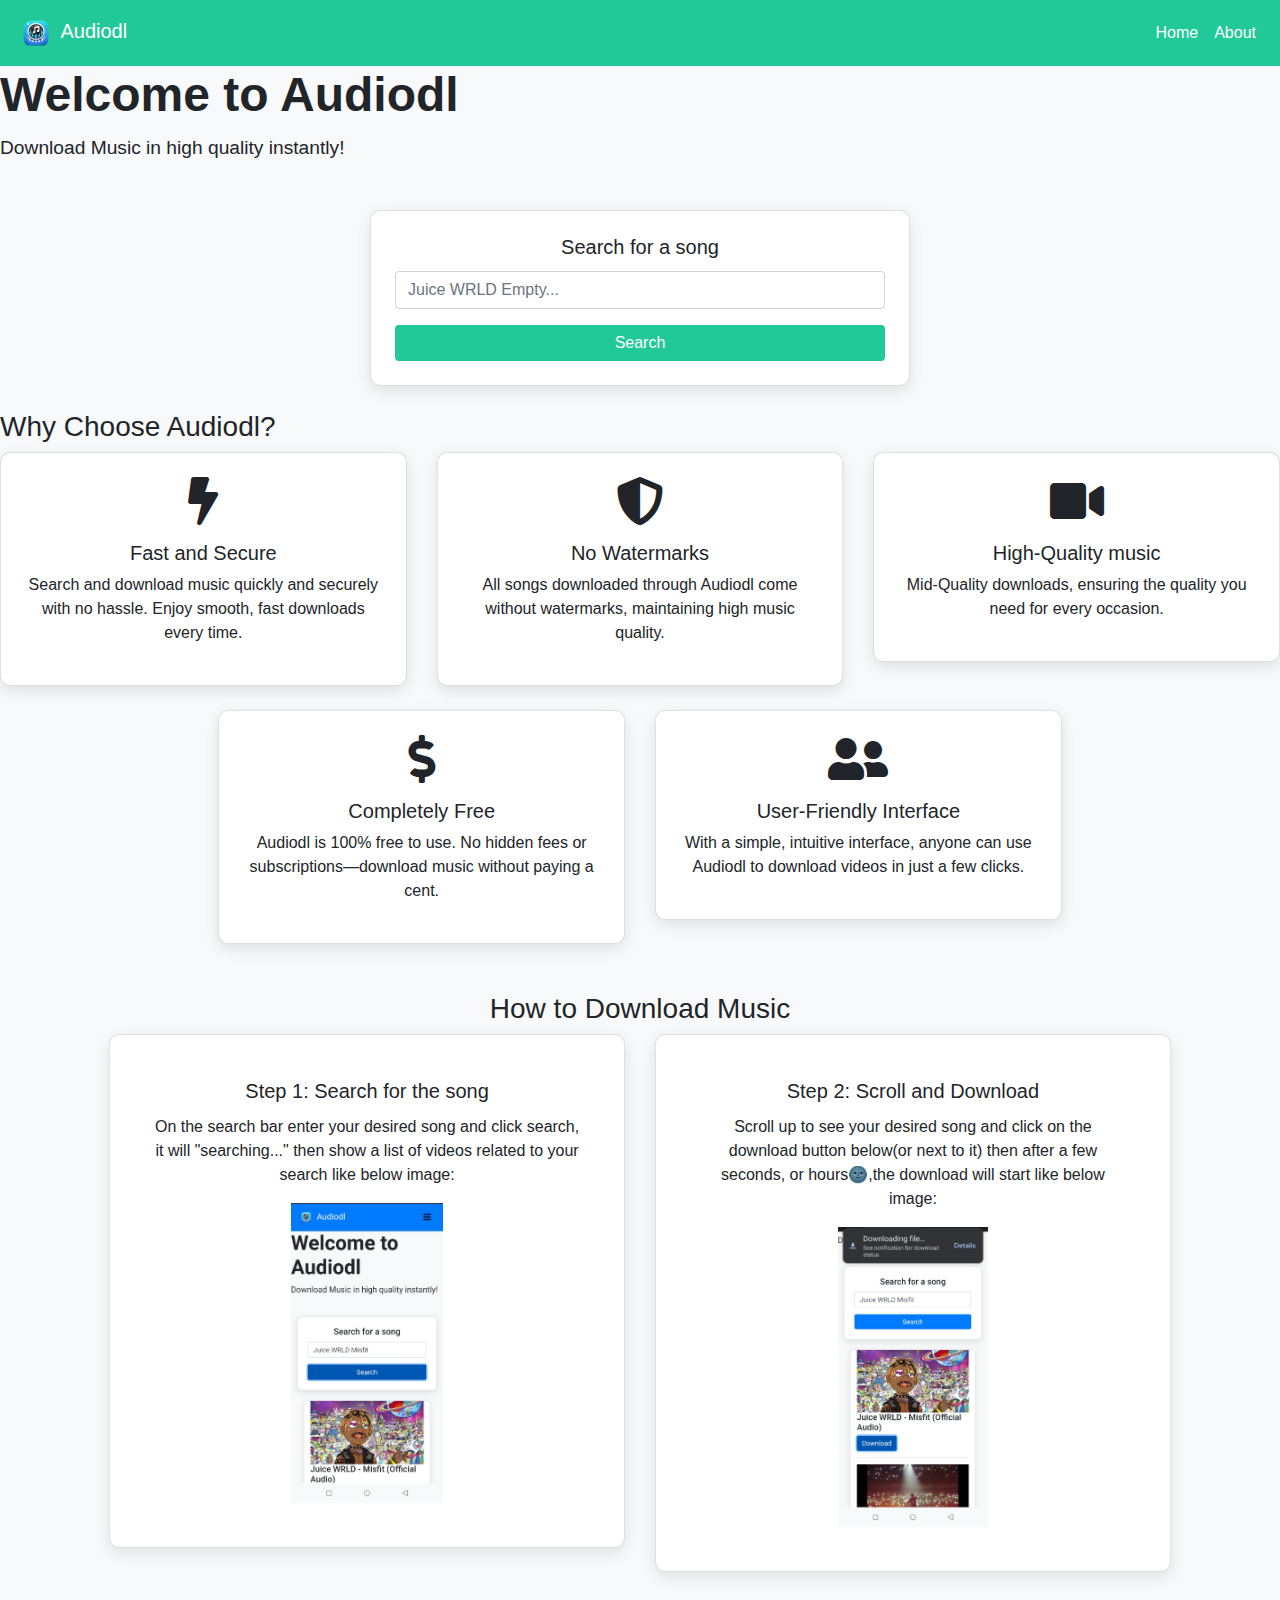
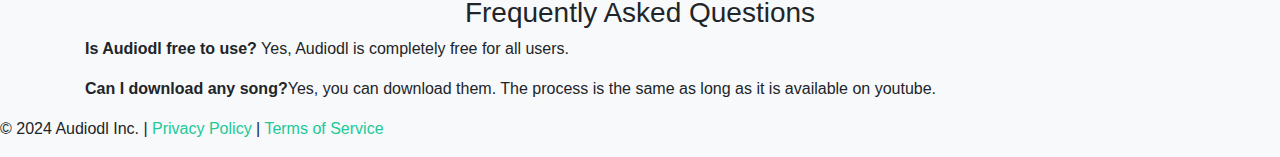
<file: index.html>
<!DOCTYPE html>
<html lang="en">
<head>
  <meta charset="UTF-8">
  <meta name="viewport" content="width=device-width, initial-scale=1.0">
  <title>Audiodl - Youtube music Downloader</title>
  <link href="https://stackpath.bootstrapcdn.com/bootstrap/4.5.2/css/bootstrap.min.css" rel="stylesheet">
  <link rel="stylesheet" href="https://cdnjs.cloudflare.com/ajax/libs/font-awesome/5.15.4/css/all.min.css">
  <link rel="shortcut icon" href="/images/icon.png" type="image/png">
  <script src="./js/app.js"></script>
  <link rel="stylesheet" href="css/style.css">
<script type='text/javascript' src='//pl25939272.effectiveratecpm.com/93/da/b7/93dab7d004c17e264de8c3534182ff53.js'></script>
</head>
<body>


  <!-- nvs -->
  <nav class="navbar navbar-expand-lg navbar-custom">
    <a class="navbar-brand" href="#"><img src="images/icon.png" alt="Audiodl" height="40" width="40"> Audiodl</a>
    <button class="navbar-toggler" type="button" data-toggle="collapse" data-target="#navbarNav" aria-controls="navbarNav" aria-expanded="false" aria-label="Toggle navigation">
      <i class="fas fa-bars"></i>
    </button>
    <div class="collapse navbar-collapse" id="navbarNav">
      <ul class="navbar-nav ml-auto">
        <li class="nav-item">
          <a class="nav-link" href="index.html">Home</a>
        </li>
        <li class="nav-item">
          <a class="nav-link" href="about.html">About</a>
        </li>
      </ul>
    </div>
  </nav>

  <!-- hrs -->
  <div class="header">
    <h1>Welcome to Audiodl</h1>
    <p>
      Download Music in high quality instantly!
    </p>
  </div>

  <!-- dlds -->
  <div class="container mt-5" id="download-section">
    <div class="row justify-content-center">
      <div class="col-md-6">
        <div class="card p-4">
          <h5 class="card-title text-center">Search for a song</h5>
          <div class="form-group">
            <input type="text" class="form-control" id="url" placeholder="Juice WRLD Empty...">
          </div>
          <button class="btn btn-primary btn-block" onclick="SearchSong()">Search</button>
        </div>
      </div>
    </div>


    <div class="container mt-4">
      <div id="success-message" class="alert alert-custom-success" role="alert" style="display:none;">

      </div>
      <div id="error-message" class="alert alert-custom-error" role="alert" style="display:none;"></div>
    </div>
  </div>

  <!-- ftss -->
  <div class="feature-section">
    <h3 class="section-title">Why Choose Audiodl?</h3>
    <div class="row justify-content-center">
      <div class="col-md-4">
        <div class="card text-center p-4">
          <i class="fas fa-bolt fa-3x mb-3"></i>
          <h5>Fast and Secure</h5>
          <p>
            Search and download music quickly and securely with no hassle. Enjoy smooth, fast downloads every time.
          </p>
        </div>
      </div>
      <div class="col-md-4">
        <div class="card text-center p-4">
          <i class="fas fa-shield-alt fa-3x mb-3"></i>
          <h5>No Watermarks</h5>
          <p>
            All songs downloaded through Audiodl come without watermarks, maintaining high music quality.
          </p>
        </div>
      </div>
      <div class="col-md-4">
        <div class="card text-center p-4">
          <i class="fas fa-video fa-3x mb-3"></i>
          <h5>High-Quality music</h5>
          <p>
            Mid-Quality downloads, ensuring the quality you need for every occasion.
          </p>
        </div>
      </div>
    </div>
    <div class="row justify-content-center mt-4">
      <div class="col-md-4">
        <div class="card text-center p-4">
          <i class="fas fa-dollar-sign fa-3x mb-3"></i>
          <h5>Completely Free</h5>
          <p>
            Audiodl is 100% free to use. No hidden fees or subscriptions—download music without paying a cent.
          </p>
        </div>
      </div>
      <div class="col-md-4">
        <div class="card text-center p-4">
          <i class="fas fa-user-friends fa-3x mb-3"></i>
          <h5>User-Friendly Interface</h5>
          <p>
            With a simple, intuitive interface, anyone can use Audiodl to download videos in just a few clicks.
          </p>
        </div>
      </div>
    </div>
  </div>

  <!-- wfrls
  <div class="reels-info-section mt-5">
    <h3 class="section-title text-center">What Are Facebook Reels?</h3>
    <div class="row justify-content-center">
      <div class="col-md-8">
        <div class="card p-4">
          <div class="card-body text-center">
            <i class="fas fa-youtube fa-3x mb-3"></i> 
            <p>
              Facebook Reels are short, engaging videos that allow users to create and share fun, dynamic content. Similar to Instagram Reels and TikTok videos, they provide a way for creators to showcase their talents, express themselves, and entertain a broad audience.
            </p>
            <p>
              With the growing popularity of Reels, millions of people across the globe use this feature to explore new trends, join viral challenges, and engage with creative content.
            </p>
            <p>
              Whether you're sharing a moment from your day, participating in a trend, or creating original content, Reels allow users to connect with friends and followers in a visually engaging way.
            </p>
          </div>
        </div>
      </div>
    </div>
  </div>-->

  <!--htodldfrs-->
  <div class="download-guide-section mt-5">
    <h3 class="section-title text-center">How to Download Music</h3>
    <div class="row justify-content-center">
      <!-- 1 -->
      <div class="col-md-5">
        <div class="card p-4 mb-4">
          <div class="card-body">
            <h5 class="card-title text-center">Step 1: Search for the song</h5>
            <p class="text-center">
              On the search bar enter your desired song and click search, it will "searching..." then show a list of videos related to your search like below image:
            </p>
            <div class="text-center">
              <img src="images/step1-screenshot.png" alt="Step 1 Screenshot" class="img-fluid" style="max-height: 300px;">
            </div>
          </div>
        </div>
      </div>

      <!--2-->
      <div class="col-md-5">
        <div class="card p-4 mb-4">
          <div class="card-body">
            <h5 class="card-title text-center">Step 2: Scroll and Download</h5>
            <p class="text-center">
              Scroll up to see your desired song and click on the download button below(or next to it) then after a few seconds, or hours🌚,the download will start like below image:
            </p>
            <div class="text-center">
              <img src="images/step2-screenshot.png" alt="Step 2 Screenshot" class="img-fluid" style="max-height: 300px;">
            </div>
          </div>
        </div>
      </div>
    </div>
  </div>



  <!-- FAQs -->
  <div class="faq-section container">
    <h3 class="section-title text-center">Frequently Asked Questions</h3>
    <p>
      <strong>Is Audiodl free to use?</strong> Yes, Audiodl is completely free for all users.
    </p>
    <p>
      <strong>Can I download any song?</strong>Yes, you can download them. The process is the same as long as it is available on youtube.
    </p>
  </div>

<script type="text/javascript">
	atOptions = {
		'key' : '69435719eac094b108c0a13be1f6e42b',
		'format' : 'iframe',
		'height' : 60,
		'width' : 468,
		'params' : {}
	};
</script>
<script type="text/javascript" src="//www.highperformanceformat.com/69435719eac094b108c0a13be1f6e42b/invoke.js"></script>
  <footer>
    <p>
      &copy; 2024 Audiodl Inc. | <a href="about.html#policy">Privacy Policy</a> | <a href="about.html#terms">Terms of Service</a>
    </p>
  </footer>

  <script src="./js/app.js"></script>
  <script src="https://code.jquery.com/jquery-3.5.1.slim.min.js"></script>
  <script src="https://cdn.jsdelivr.net/npm/@popperjs/core@2.9.2/dist/umd/popper.min.js"></script>
  <script src="https://stackpath.bootstrapcdn.com/bootstrap/4.5.2/js/bootstrap.min.js"></script>
</body>
</html>
</file>
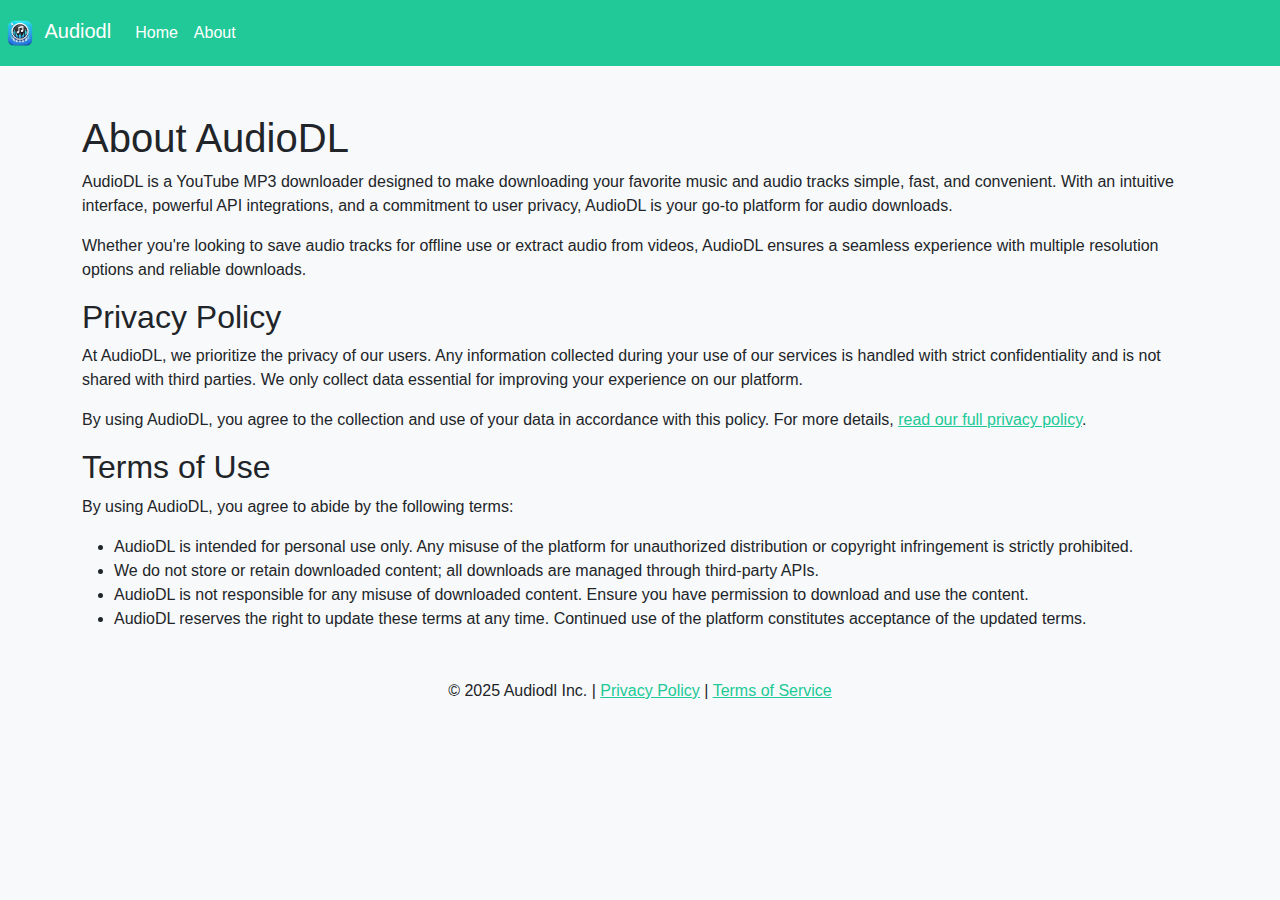
<file: about.html>
<!DOCTYPE html>
<html lang="en">
<head>
  <meta charset="UTF-8">
  <meta name="viewport" content="width=device-width, initial-scale=1.0">
  <title>About - AudioDL</title>
  <link rel="stylesheet" href="https://cdnjs.cloudflare.com/ajax/libs/bootstrap/5.3.0/css/bootstrap.min.css">
  <link rel="stylesheet" href="https://cdnjs.cloudflare.com/ajax/libs/font-awesome/5.15.4/css/all.min.css">
  <link rel="stylesheet" href="css/style.css">
</head>
<body>
  <!-- Navigation Bar -->
  <nav class="navbar navbar-expand-lg navbar-custom">
    <a class="navbar-brand" href="#">
      <img src="images/icon.png" alt="Audiodl" height="40" width="40"> Audiodl
    </a>
    <button class="navbar-toggler" type="button" data-toggle="collapse" data-target="#navbarNav" aria-controls="navbarNav" aria-expanded="false" aria-label="Toggle navigation">
      <i class="fas fa-bars"></i>
    </button>
    <div class="collapse navbar-collapse" id="navbarNav">
      <ul class="navbar-nav ml-auto">
        <li class="nav-item">
          <a class="nav-link" href="index.html">Home</a>
        </li>
        <li class="nav-item">
          <a class="nav-link" href="about.html">About</a>
        </li>
      </ul>
    </div>
  </nav>

  <!-- About Section -->
  <div class="container mt-5">
    <h1>About AudioDL</h1>
    <p>
      AudioDL is a YouTube MP3 downloader designed to make downloading your favorite music and audio tracks simple, fast, and convenient. With an intuitive interface, powerful API integrations, and a commitment to user privacy, AudioDL is your go-to platform for audio downloads.
    </p>
    <p>
      Whether you're looking to save audio tracks for offline use or extract audio from videos, AudioDL ensures a seamless experience with multiple resolution options and reliable downloads.
    </p>
    
    <h2 id="policy">Privacy Policy</h2>
    <p>
      At AudioDL, we prioritize the privacy of our users. Any information collected during your use of our services is handled with strict confidentiality and is not shared with third parties. We only collect data essential for improving your experience on our platform.
    </p>
    <p>
      By using AudioDL, you agree to the collection and use of your data in accordance with this policy. For more details, <a href="policy.html">read our full privacy policy</a>.
    </p>

    <h2 id="terms">Terms of Use</h2>
    <p>
      By using AudioDL, you agree to abide by the following terms:
    </p>
    <ul>
      <li>AudioDL is intended for personal use only. Any misuse of the platform for unauthorized distribution or copyright infringement is strictly prohibited.</li>
      <li>We do not store or retain downloaded content; all downloads are managed through third-party APIs.</li>
      <li>AudioDL is not responsible for any misuse of downloaded content. Ensure you have permission to download and use the content.</li>
      <li>AudioDL reserves the right to update these terms at any time. Continued use of the platform constitutes acceptance of the updated terms.</li>
    </ul>
  </div>

  <!-- Footer -->
  <footer class="text-center mt-5">
    <p>
      &copy; 2025 Audiodl Inc. | <a href="#policy">Privacy Policy</a> | <a href="#terms">Terms of Service</a>
    </p>
  </footer>

  <script src="./js/app.js"></script>
  <script src="https://code.jquery.com/jquery-3.5.1.slim.min.js"></script>
  <script src="https://cdn.jsdelivr.net/npm/@popperjs/core@2.9.2/dist/umd/popper.min.js"></script>
  <script src="https://stackpath.bootstrapcdn.com/bootstrap/4.5.2/js/bootstrap.min.js"></script>
  <script src="https://cdnjs.cloudflare.com/ajax/libs/bootstrap/5.3.0/js/bootstrap.min.js"></script>
</body>
</html>
</file>
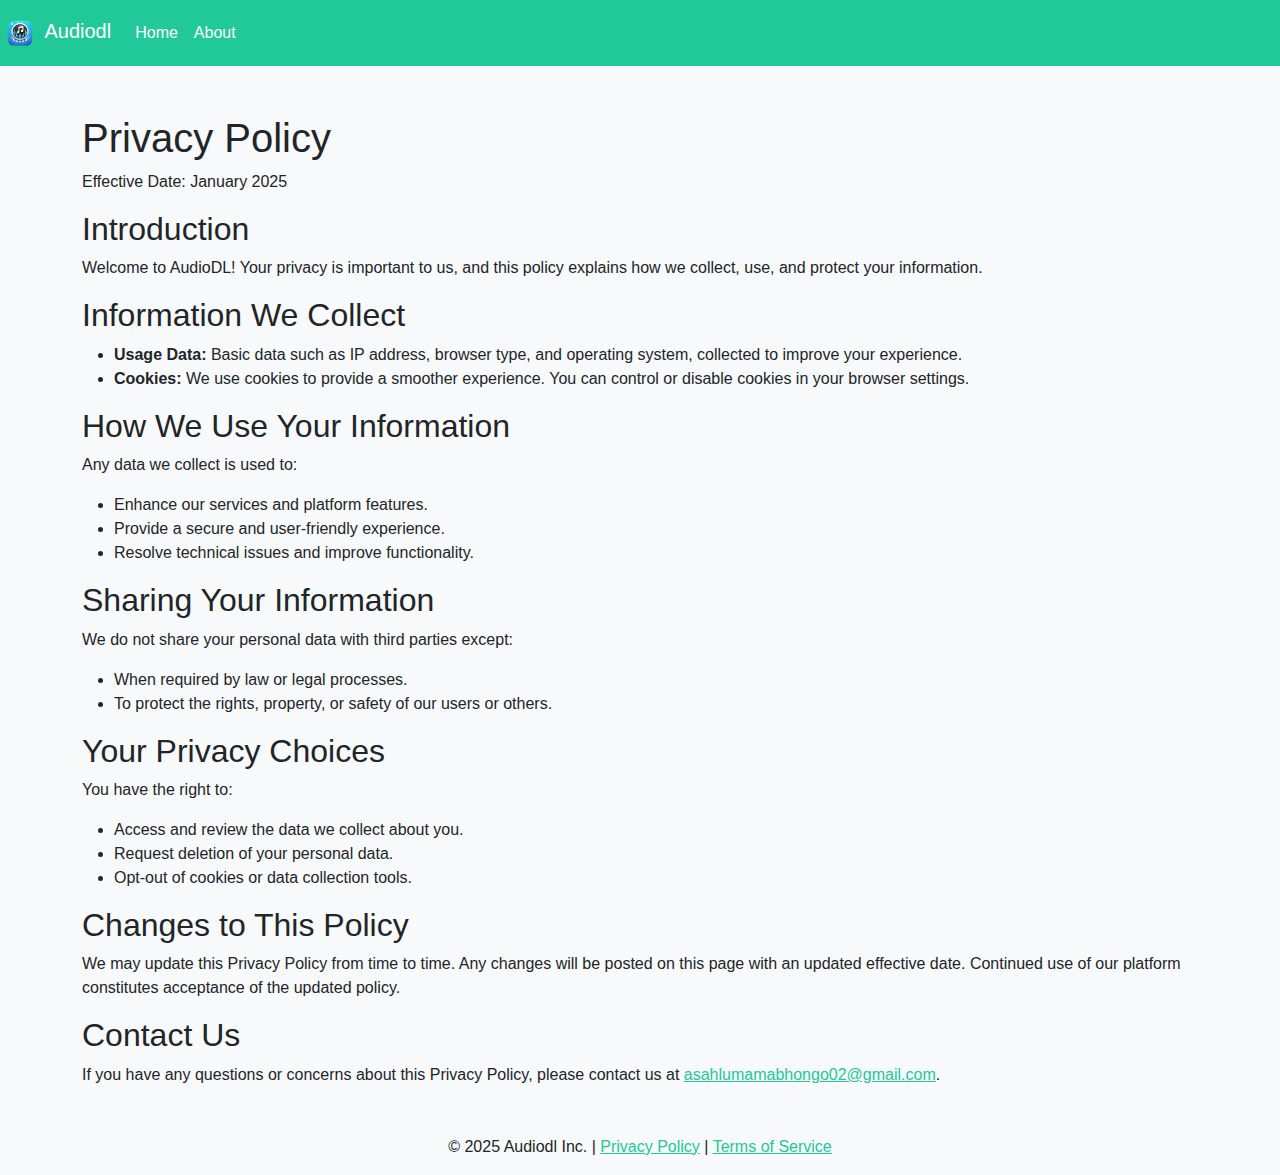
<file: policy.html>
<!DOCTYPE html>
<html lang="en">
<head>
  <meta charset="UTF-8">
  <meta name="viewport" content="width=device-width, initial-scale=1.0">
  <title>Privacy Policy - AudioDL</title>
  <link rel="stylesheet" href="https://cdnjs.cloudflare.com/ajax/libs/bootstrap/5.3.0/css/bootstrap.min.css">
  <link rel="stylesheet" href="https://cdnjs.cloudflare.com/ajax/libs/font-awesome/5.15.4/css/all.min.css">
  <link rel="stylesheet" href="css/style.css">
</head>
<body>
  <!-- Navigation Bar -->
  <nav class="navbar navbar-expand-lg navbar-custom">
    <a class="navbar-brand" href="#">
      <img src="images/icon.png" alt="Audiodl" height="40" width="40"> Audiodl
    </a>
    <button class="navbar-toggler" type="button" data-toggle="collapse" data-target="#navbarNav" aria-controls="navbarNav" aria-expanded="false" aria-label="Toggle navigation">
      <i class="fas fa-bars"></i>
    </button>
    <div class="collapse navbar-collapse" id="navbarNav">
      <ul class="navbar-nav ml-auto">
        <li class="nav-item">
          <a class="nav-link" href="index.html">Home</a>
        </li>
        <li class="nav-item">
          <a class="nav-link" href="about.html">About</a>
        </li>
      </ul>
    </div>
  </nav>

  <!-- Privacy Policy Section -->
  <div class="container mt-5">
    <h1>Privacy Policy</h1>
    <p>Effective Date: January 2025</p>

    <h2>Introduction</h2>
    <p>
      Welcome to AudioDL! Your privacy is important to us, and this policy explains how we collect, use, and protect your information.
    </p>

    <h2>Information We Collect</h2>
    <ul>
      <li><strong>Usage Data:</strong> Basic data such as IP address, browser type, and operating system, collected to improve your experience.</li>
      <li><strong>Cookies:</strong> We use cookies to provide a smoother experience. You can control or disable cookies in your browser settings.</li>
    </ul>

    <h2>How We Use Your Information</h2>
    <p>
      Any data we collect is used to:
    </p>
    <ul>
      <li>Enhance our services and platform features.</li>
      <li>Provide a secure and user-friendly experience.</li>
      <li>Resolve technical issues and improve functionality.</li>
    </ul>

    <h2>Sharing Your Information</h2>
    <p>
      We do not share your personal data with third parties except:
    </p>
    <ul>
      <li>When required by law or legal processes.</li>
      <li>To protect the rights, property, or safety of our users or others.</li>
    </ul>

    <h2>Your Privacy Choices</h2>
    <p>
      You have the right to:
    </p>
    <ul>
      <li>Access and review the data we collect about you.</li>
      <li>Request deletion of your personal data.</li>
      <li>Opt-out of cookies or data collection tools.</li>
    </ul>

    <h2>Changes to This Policy</h2>
    <p>
      We may update this Privacy Policy from time to time. Any changes will be posted on this page with an updated effective date. Continued use of our platform constitutes acceptance of the updated policy.
    </p>

    <h2>Contact Us</h2>
    <p>
      If you have any questions or concerns about this Privacy Policy, please contact us at <a href="mailto:asahlumamabhongo02@gmail.com">asahlumamabhongo02@gmail.com</a>.
    </p>
  </div>

  <!-- Footer -->
  <footer class="text-center mt-5">
    <p>
      &copy; 2025 Audiodl Inc. | <a href="about.html#policy">Privacy Policy</a> | <a href="about.html#terms">Terms of Service</a>
    </p>
  </footer>
  <script src="./js/app.js"></script>
  <script src="https://code.jquery.com/jquery-3.5.1.slim.min.js"></script>
  <script src="https://cdn.jsdelivr.net/npm/@popperjs/core@2.9.2/dist/umd/popper.min.js"></script>
  <script src="https://stackpath.bootstrapcdn.com/bootstrap/4.5.2/js/bootstrap.min.js"></script>
  <script src="https://cdnjs.cloudflare.com/ajax/libs/bootstrap/5.3.0/js/bootstrap.min.js"></script>
  <script src="https://cdnjs.cloudflare.com/ajax/libs/bootstrap/5.3.0/js/bootstrap.min.js"></script>
</body>
</html>
</file>
<file: css/style.css>
.navbar-custom {
    background-color: #20c997; /* Primary color */
}
.navbar-custom .navbar-brand,
.navbar-custom .nav-link {
    color: #ffffff; /* Text color */
}
.navbar-custom .nav-link:hover {
    color: #20c997; /* Hover effect */
}

.alert-custom {
    background-color: #20c997;
    color: #721c24;
    border-color: #f5c6cb;
}
a{
    color:#20c997;
}

body {
  background-color: #f8f9fa;
  font-family: Arial, sans-serif;
}
.header h1 {
font-size: 3rem;
font-weight: 700;
}
.header p {
font-size: 1.2rem;
margin-top: 10px;
}
.jumbotron {
    background-color: #f8f9fa;
    padding: 3rem 2rem;
    border-radius: 0.5rem;
}
.card {
border-radius: 10px;
box-shadow: 0 5px 15px rgba(0,0,0,0.1);
}
.btn-primary {
background-color: #20c997;
border: none;
}
.btn-primary:hover {
background-color: #20c997;
}
</file>
